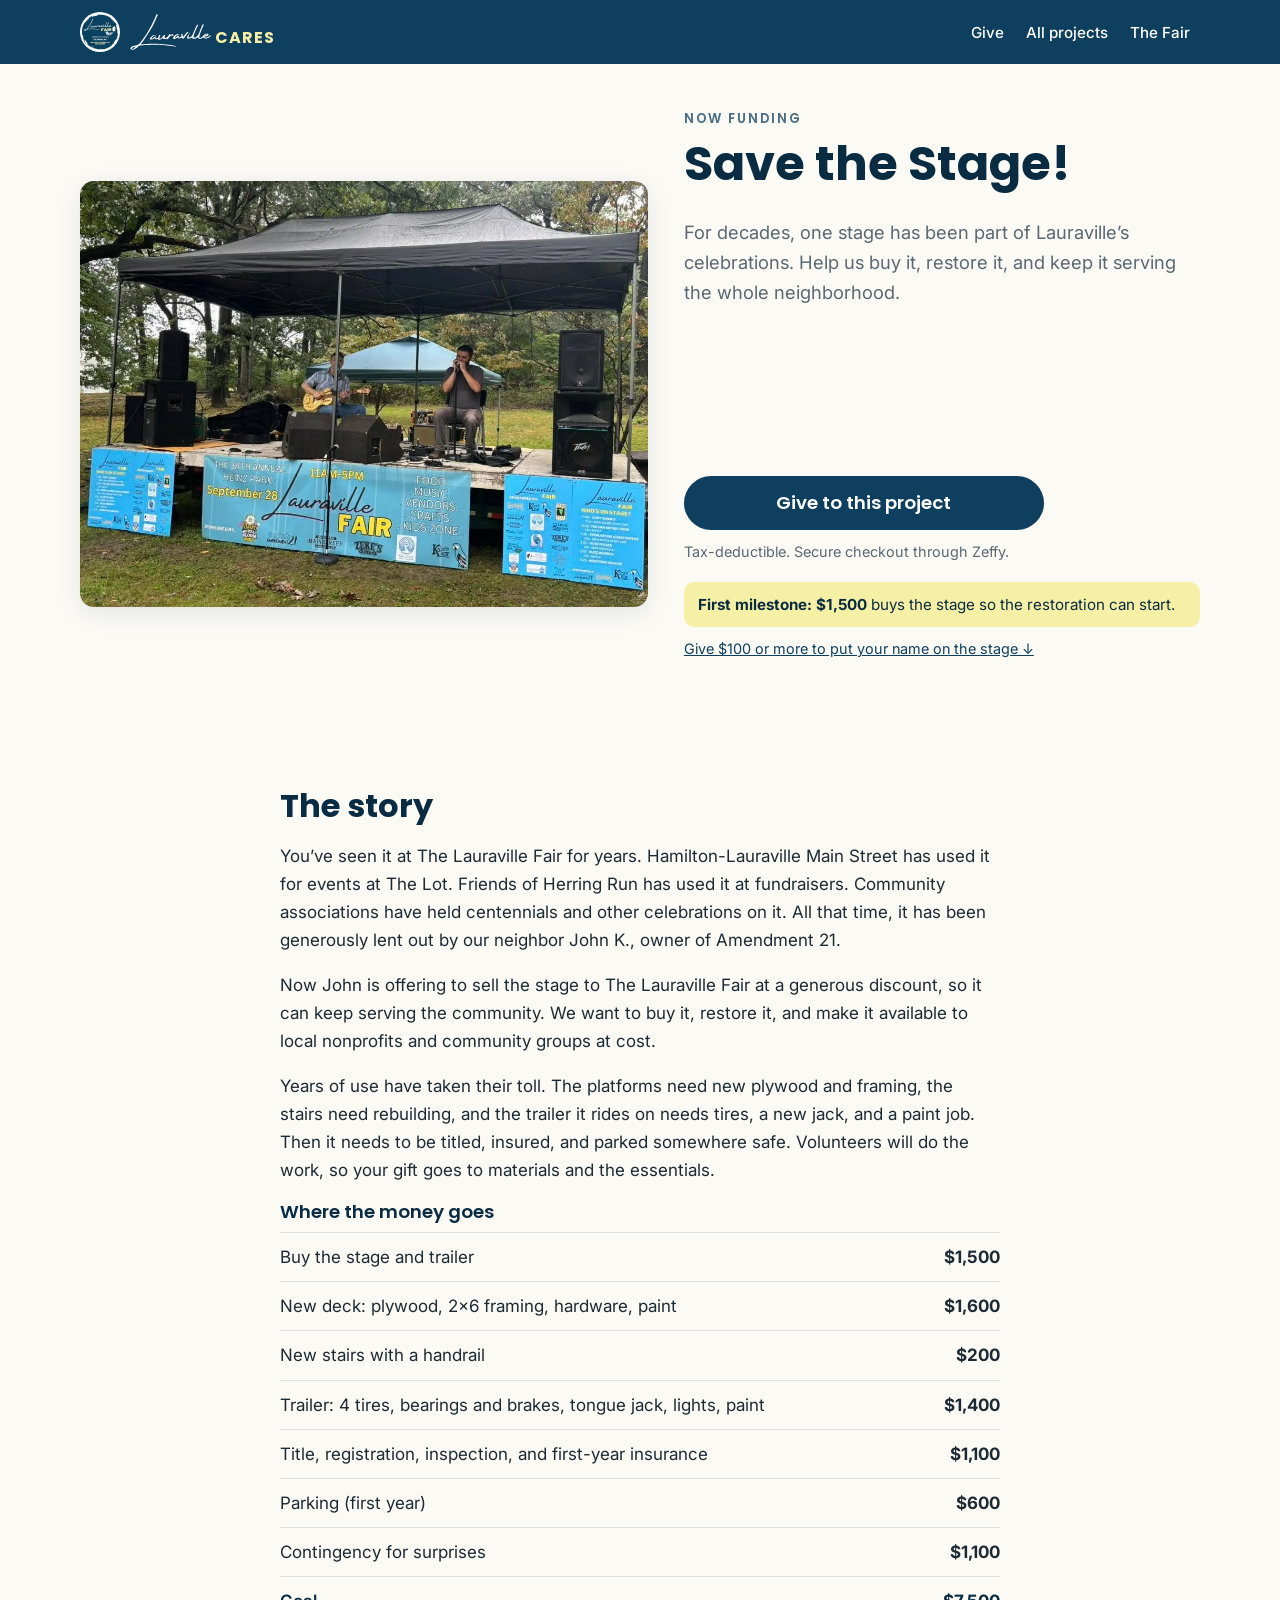
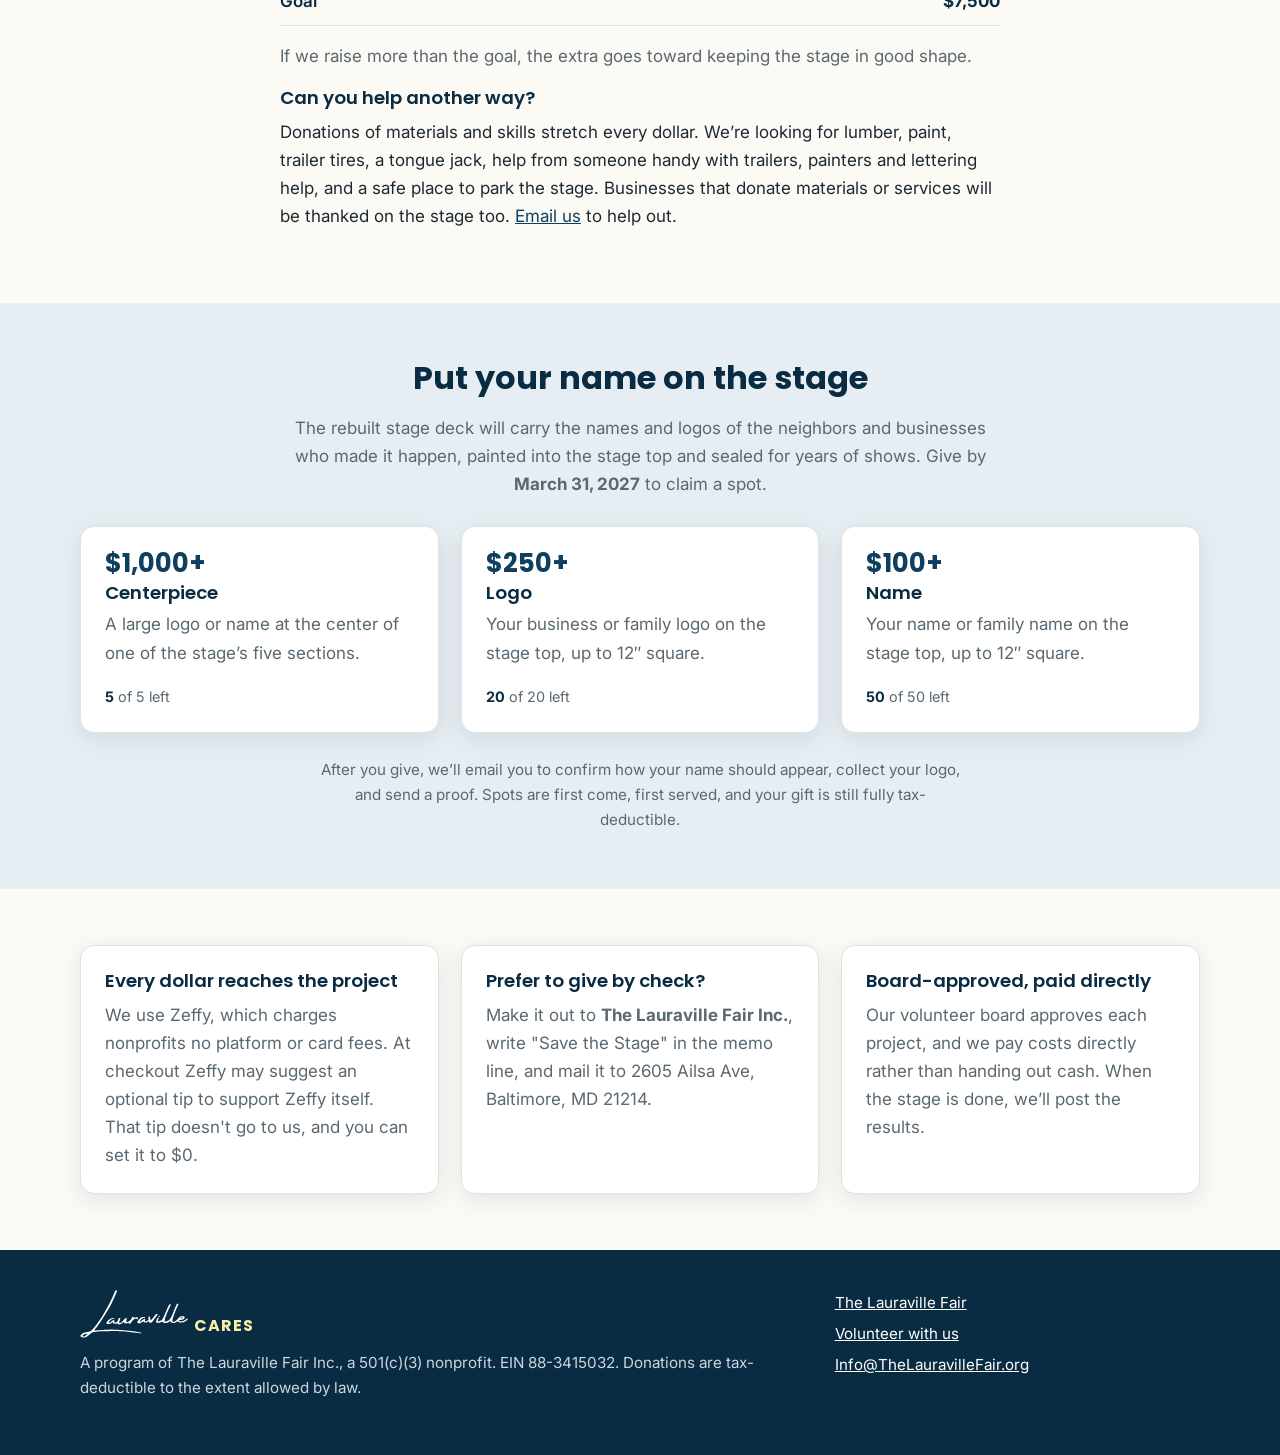
<file: index.html>
<!doctype html>
<html lang="en">
<head>
  <meta charset="utf-8">
  <meta name="viewport" content="width=device-width, initial-scale=1">
  <meta name="robots" content="noindex">
  <!--
    The site root forwards to the featured campaign (now Save the Stage!, whose
    printed cards' QR code points here). To feature another campaign, change both
    "/stage/" addresses below plus the title and link-preview tags. With nothing to
    feature, forward to "/main/".
  -->
  <title>Save the Stage! | Lauraville Cares</title>
  <link rel="canonical" href="https://lauravillecares.org/stage/">
  <meta http-equiv="refresh" content="0; url=/stage/">
  <script>location.replace('/stage/' + location.search + location.hash);</script>
  <link rel="icon" href="/assets/images/logo-lowres.webp">
  <!-- Link previews for anyone sharing the bare lauravillecares.org link -->
  <meta property="og:site_name" content="Lauraville Cares">
  <meta property="og:title" content="Save the Stage!">
  <meta property="og:description" content="Help us buy and restore the stage that has hosted Lauraville&rsquo;s fairs, fundraisers and celebrations for decades. $100+ puts your name on it.">
  <meta property="og:url" content="https://lauravillecares.org/stage/">
  <meta property="og:image" content="https://lauravillecares.org/assets/images/projects/stage-share.jpg">
  <meta name="twitter:card" content="summary_large_image">
</head>
<body>
  <p><a href="/stage/">Continue to Save the Stage!</a></p>
</body>
</html>
</file>
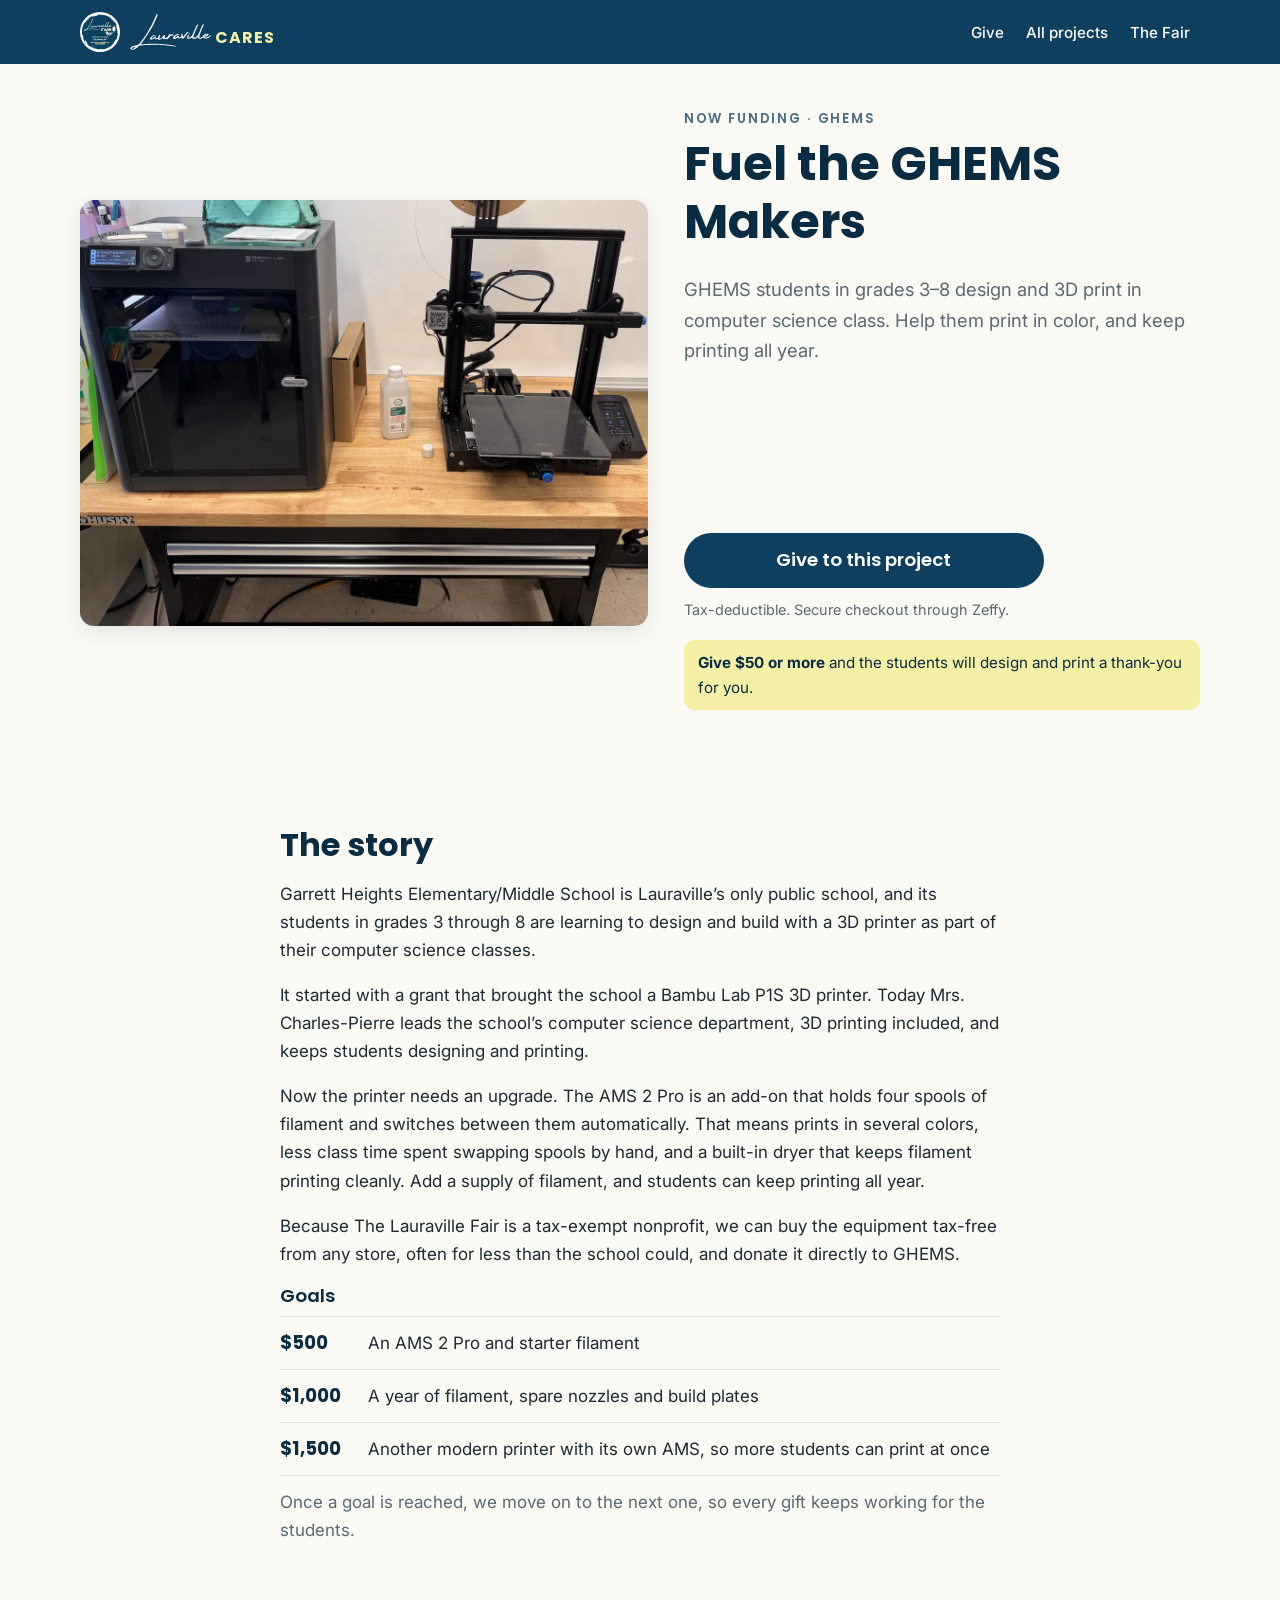
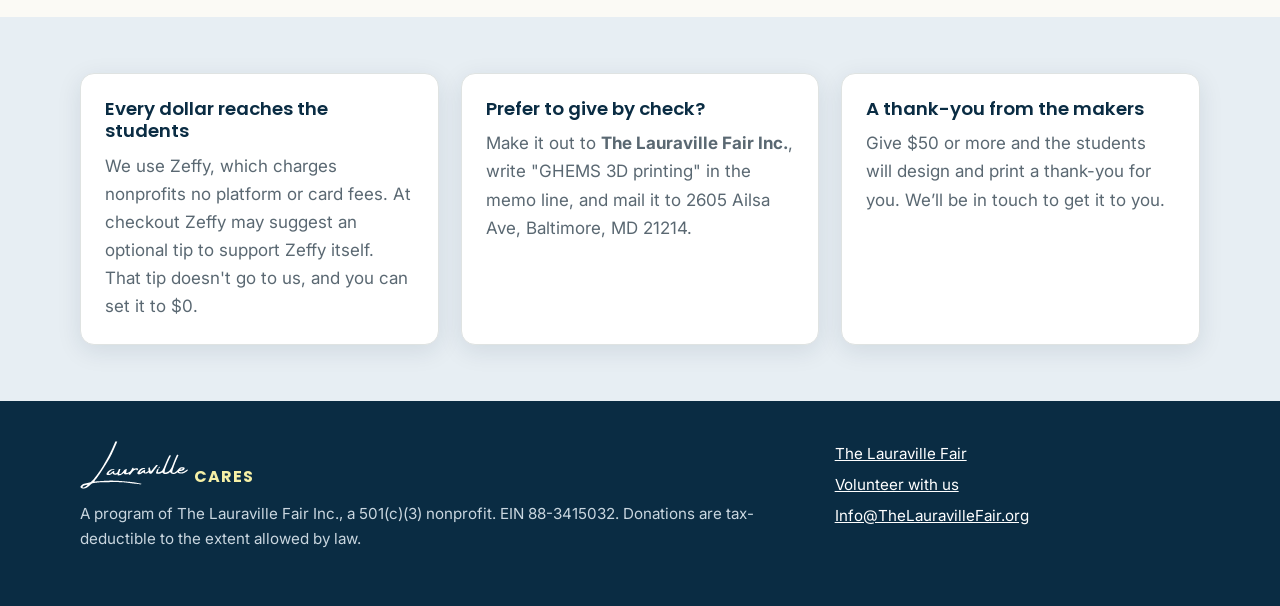
<file: 3d-printing/index.html>
<!doctype html>
<html lang="en">
<head>
  <meta charset="utf-8">
  <meta name="viewport" content="width=device-width, initial-scale=1">
  <!-- Remove this line at launch so search engines can list the page. -->
  <meta name="robots" content="noindex">
  <title>Fuel the GHEMS Makers | Lauraville Cares</title>
  <meta name="description" content="Help Lauraville Cares, by The Lauraville Fair, add multicolor 3D printing and a year of filament to computer science classes at Garrett Heights Elementary/Middle School.">
  <link rel="canonical" href="https://lauravillecares.org/3d-printing/">
  <link rel="icon" href="../assets/images/logo-lowres.webp">
  <!-- Link previews (texts, Facebook, etc.) -->
  <meta property="og:site_name" content="Lauraville Cares">
  <meta property="og:title" content="Fuel the GHEMS Makers">
  <meta property="og:description" content="Help GHEMS students in grades 3&ndash;8 print in color all year. $50+ gets you a thank-you print made by the students.">
  <meta property="og:url" content="https://lauravillecares.org/3d-printing/">
  <meta property="og:image" content="https://lauravillecares.org/assets/images/projects/ghems-3d-share.jpg">
  <meta name="twitter:card" content="summary_large_image">
  <link rel="preconnect" href="https://fonts.googleapis.com">
  <link rel="preconnect" href="https://fonts.gstatic.com" crossorigin>
  <link href="https://fonts.googleapis.com/css2?family=Inter:wght@400;500;600&family=Poppins:wght@500;600;700&display=swap" rel="stylesheet">
  <link rel="stylesheet" href="../assets/css/styles.css?v=4">
  <!-- Zeffy's popup donation form. Any link with a zeffy-form-link attribute opens it.
       If this script fails to load, the link still opens the Zeffy page in a new tab. -->
  <script defer src="https://zeffy-scripts.s3.ca-central-1.amazonaws.com/embed-form-script.min.js" onload="window.zeffyPopup = true"></script>
  <script>
    document.addEventListener('click', function (e) {
      var link = e.target.closest('a[zeffy-form-link]');
      if (link && window.zeffyPopup) e.preventDefault();
    });
  </script>
</head>
<body>
  <a class="skip-link" href="#main">Skip to content</a>

  <header class="site-header">
    <nav class="container nav" aria-label="Main">
      <a class="brand" href="/main/">
        <img src="../assets/images/logo-lowres.webp" alt="" width="40" height="40">
        <span class="brand__name"><img class="script-word" src="../assets/images/lauraville-script.svg" alt="Lauraville" width="81" height="36"><b>CARES</b></span>
      </a>
      <ul class="nav-links">
        <li><a href="#give">Give</a></li>
        <li><a href="/main/">All projects</a></li>
        <li><a href="https://www.thelauravillefair.org/">The Fair</a></li>
      </ul>
    </nav>
  </header>

  <main id="main">

    <section class="project" id="give">
      <div class="container project__grid">

        <div class="project__media">
          <!-- Swap for a photo from Mrs. Charles-Pierre when she shares one (no student faces or names). -->
          <img src="../assets/images/projects/ghems-3d.webp" alt="The GHEMS Bambu Lab P1S 3D printer and a second 3D printer on a classroom workbench" width="1200" height="900">
        </div>

        <div class="project__body">
          <span class="eyebrow">Now funding &middot; GHEMS</span>
          <h1>Fuel the GHEMS Makers</h1>
          <p class="lede">GHEMS students in grades 3&ndash;8 design and 3D print in computer science class. Help them print in color, and keep printing all year.</p>

          <!-- PROGRESS: Zeffy's thermometer updates itself after every donation. -->
          <div class="thermometer">
            <iframe title="Fuel the GHEMS Makers fundraising progress" src="https://www.zeffy.com/embed/thermometer/fuel-the-ghems-makers" allowtransparency="true"></iframe>
          </div>

          <a class="btn btn--navy btn--big" href="https://www.zeffy.com/en-US/donation-form/fuel-the-ghems-makers" zeffy-form-link="https://www.zeffy.com/embed/donation-form/fuel-the-ghems-makers?modal=true" target="_blank" rel="noopener">Give to this project</a>
          <p class="fine">Tax-deductible. Secure checkout through Zeffy.</p>
          <p class="milestone"><b>Give $50 or more</b> and the students will design and print a thank-you for you.</p>
        </div>

      </div>
    </section>

    <section class="section">
      <div class="container narrow">
        <h2>The story</h2>
        <p>Garrett Heights Elementary/Middle School is Lauraville&rsquo;s only public school, and its students in grades 3 through 8 are learning to design and build with a 3D printer as part of their computer science classes.</p>
        <p>It started with a grant that brought the school a Bambu Lab P1S 3D printer. Today Mrs. Charles-Pierre leads the school&rsquo;s computer science department, 3D printing included, and keeps students designing and printing.</p>
        <p>Now the printer needs an upgrade. The AMS 2 Pro is an add-on that holds four spools of filament and switches between them automatically. That means prints in several colors, less class time spent swapping spools by hand, and a built-in dryer that keeps filament printing cleanly. Add a supply of filament, and students can keep printing all year.</p>
        <p>Because The Lauraville Fair is a tax-exempt nonprofit, we can buy the equipment tax-free from any store, often for less than the school could, and donate it directly to GHEMS.</p>

        <h3>Goals</h3>
        <!-- Add class="goal--funded" to an <li> when that goal is reached,
             and raise the goal in Zeffy to the next one. -->
        <ul class="goals">
          <li><b>$500</b><span>An AMS 2 Pro and starter filament</span></li>
          <li><b>$1,000</b><span>A year of filament, spare nozzles and build plates</span></li>
          <li><b>$1,500</b><span>Another modern printer with its own AMS, so more students can print at once</span></li>
        </ul>
        <p class="muted">Once a goal is reached, we move on to the next one, so every gift keeps working for the students.</p>
      </div>
    </section>

    <section class="section section--tint">
      <div class="container">
        <div class="grid grid--3">
          <div class="card">
            <h3>Every dollar reaches the students</h3>
            <p>We use Zeffy, which charges nonprofits no platform or card fees. At checkout Zeffy may suggest an optional tip to support Zeffy itself. That tip doesn't go to us, and you can set it to $0.</p>
          </div>
          <div class="card">
            <h3>Prefer to give by check?</h3>
            <p>Make it out to <b>The Lauraville Fair Inc.</b>, write "GHEMS 3D printing" in the memo line, and mail it to 2605 Ailsa Ave, Baltimore, MD 21214.</p>
          </div>
          <div class="card">
            <h3>A thank-you from the makers</h3>
            <p>Give $50 or more and the students will design and print a thank-you for you. We&rsquo;ll be in touch to get it to you.</p>
          </div>
        </div>
      </div>
    </section>

  </main>

  <footer class="site-footer">
    <div class="container footer">
      <div>
        <div class="footer-brand"><img class="script-word" src="../assets/images/lauraville-script.svg" alt="Lauraville" width="108" height="48"><b>CARES</b></div>
        <p>A program of The Lauraville Fair Inc., a 501(c)(3) nonprofit. EIN 88-3415032. Donations are tax-deductible to the extent allowed by law.</p>
      </div>
      <ul>
        <li><a href="https://www.thelauravillefair.org/">The Lauraville Fair</a></li>
        <li><a href="https://www.thelauravillefair.org/get-involved.html">Volunteer with us</a></li>
        <li><a href="mailto:Info@TheLauravilleFair.org">Info@TheLauravilleFair.org</a></li>
      </ul>
    </div>
  </footer>

  <!-- Cloudflare Web Analytics (no cookies) -->
  <script type="module" src="https://static.cloudflareinsights.com/beacon.min.js" data-cf-beacon='{"token": "3a47c4539e944c7ab1bf248b45f4e7bf"}'></script>
</body>
</html>
</file>
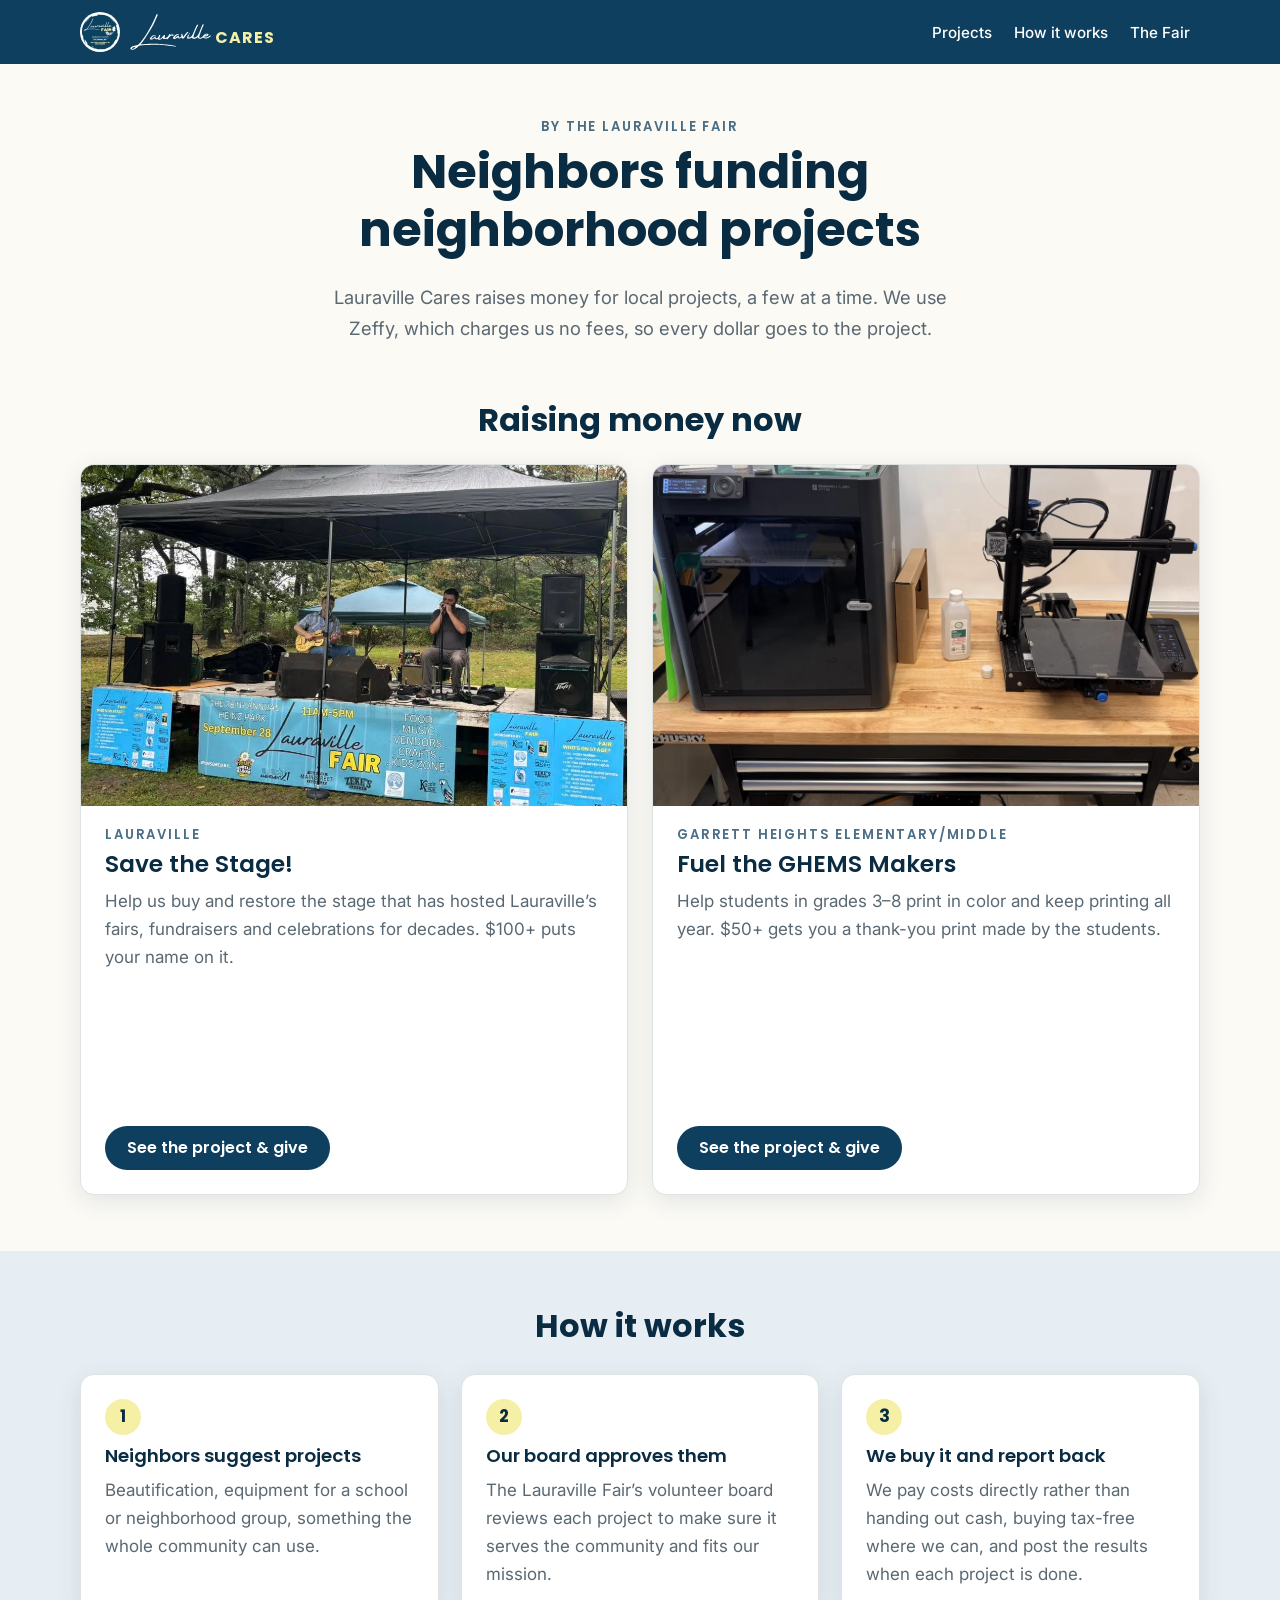
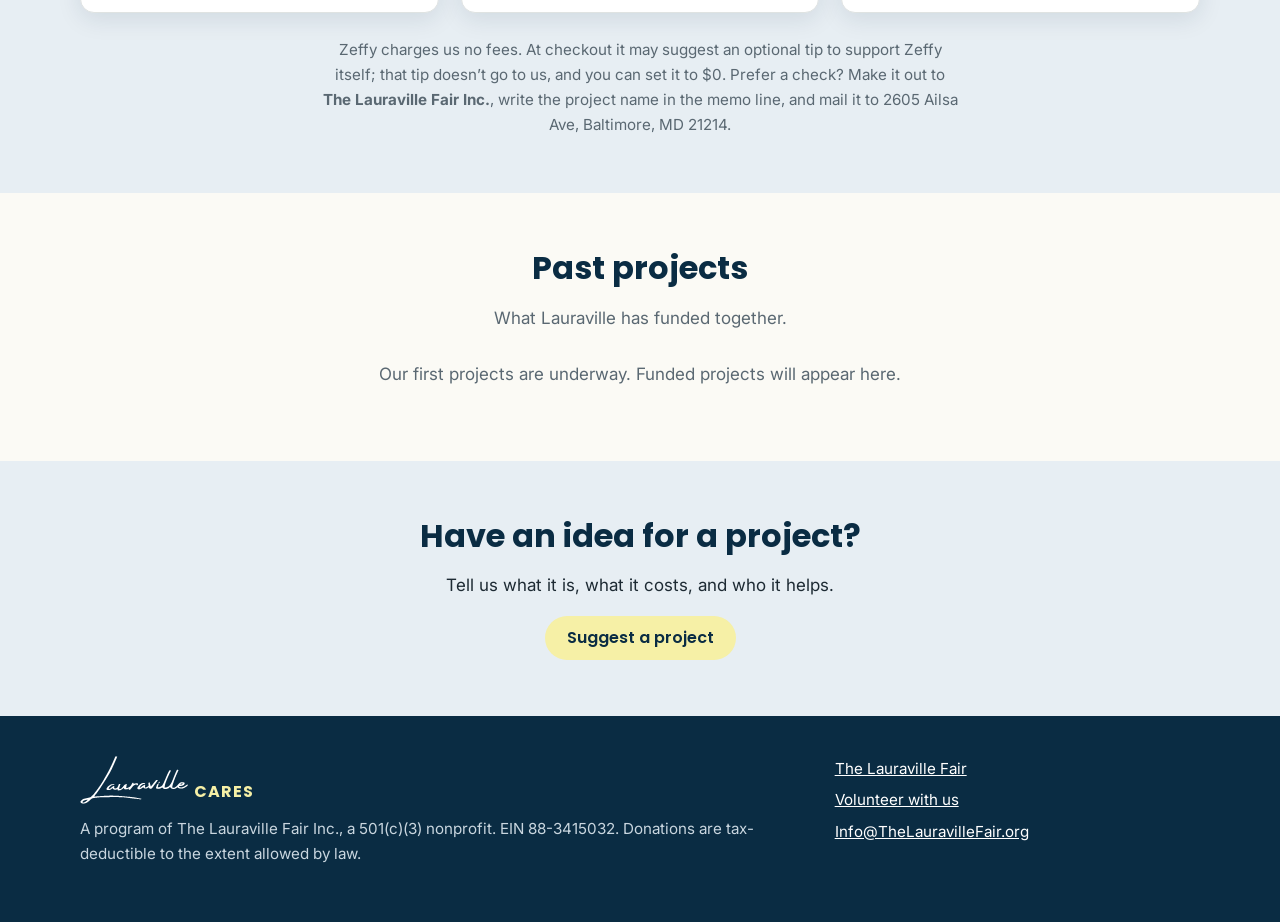
<file: main/index.html>
<!doctype html>
<html lang="en">
<head>
  <meta charset="utf-8">
  <meta name="viewport" content="width=device-width, initial-scale=1">
  <!-- Remove this line at launch so search engines can list the site.
       This is the home page. It lives at /main/ while printed Save the Stage! cards
       (QR code to the site root) are still out; later it moves to the root. -->
  <meta name="robots" content="noindex">
  <title>Lauraville Cares | Neighbors funding neighborhood projects</title>
  <meta name="description" content="Lauraville Cares, by The Lauraville Fair, raises money for neighborhood projects in Lauraville, Baltimore. No platform fees, so every dollar goes to the project.">
  <link rel="canonical" href="https://lauravillecares.org/main/">
  <link rel="icon" href="/assets/images/logo-lowres.webp">
  <!-- Link previews (texts, Facebook, etc.) -->
  <meta property="og:site_name" content="Lauraville Cares">
  <meta property="og:title" content="Lauraville Cares">
  <meta property="og:description" content="Neighbors funding neighborhood projects, by The Lauraville Fair. See what we're raising money for now.">
  <meta property="og:url" content="https://lauravillecares.org/main/">
  <meta property="og:image" content="https://lauravillecares.org/assets/images/projects/stage-share.jpg">
  <meta name="twitter:card" content="summary_large_image">
  <link rel="preconnect" href="https://fonts.googleapis.com">
  <link rel="preconnect" href="https://fonts.gstatic.com" crossorigin>
  <link href="https://fonts.googleapis.com/css2?family=Inter:wght@400;500;600&family=Poppins:wght@500;600;700&display=swap" rel="stylesheet">
  <link rel="stylesheet" href="/assets/css/styles.css?v=5">
</head>
<body>
  <a class="skip-link" href="#main">Skip to content</a>

  <header class="site-header">
    <nav class="container nav" aria-label="Main">
      <a class="brand" href="/main/">
        <img src="/assets/images/logo-lowres.webp" alt="" width="40" height="40">
        <span class="brand__name"><img class="script-word" src="/assets/images/lauraville-script.svg" alt="Lauraville" width="81" height="36"><b>CARES</b></span>
      </a>
      <ul class="nav-links">
        <li><a href="#projects">Projects</a></li>
        <li><a href="#how">How it works</a></li>
        <li><a href="https://www.thelauravillefair.org/">The Fair</a></li>
      </ul>
    </nav>
  </header>

  <main id="main">

    <section class="intro">
      <div class="container narrow center">
        <span class="eyebrow">By The Lauraville Fair</span>
        <h1>Neighbors funding neighborhood projects</h1>
        <p class="lede">Lauraville Cares raises money for local projects, a few at a time. We use Zeffy, which charges us no fees, so every dollar goes to the project.</p>
      </div>
    </section>

    <!-- =====================================================================
         ACTIVE PROJECTS
         One <article class="campaign"> per live campaign (2–3 at a time).
         When a campaign ends, move it to PAST PROJECTS below.
         ===================================================================== -->
    <section class="section section--flush" id="projects">
      <div class="container">
        <h2 class="center">Raising money now</h2>
        <div class="campaigns">

          <article class="campaign">
            <a href="/stage/" tabindex="-1" aria-hidden="true"><img src="/assets/images/projects/stage.webp" alt="" width="1080" height="810"></a>
            <div class="campaign__body">
              <span class="eyebrow">Lauraville</span>
              <h3><a href="/stage/">Save the Stage!</a></h3>
              <p>Help us buy and restore the stage that has hosted Lauraville&rsquo;s fairs, fundraisers and celebrations for decades. $100+ puts your name on it.</p>
              <div class="thermometer">
                <iframe title="Save the Stage! fundraising progress" src="https://www.zeffy.com/embed/thermometer/save-the-stage-2" allowtransparency="true" loading="lazy"></iframe>
              </div>
              <a class="btn btn--navy" href="/stage/">See the project &amp; give</a>
            </div>
          </article>

          <article class="campaign">
            <a href="/3d-printing/" tabindex="-1" aria-hidden="true"><img src="/assets/images/projects/ghems-3d.webp" alt="" width="1200" height="900"></a>
            <div class="campaign__body">
              <span class="eyebrow">Garrett Heights Elementary/Middle</span>
              <h3><a href="/3d-printing/">Fuel the GHEMS Makers</a></h3>
              <p>Help students in grades 3&ndash;8 print in color and keep printing all year. $50+ gets you a thank-you print made by the students.</p>
              <div class="thermometer">
                <iframe title="Fuel the GHEMS Makers fundraising progress" src="https://www.zeffy.com/embed/thermometer/fuel-the-ghems-makers" allowtransparency="true" loading="lazy"></iframe>
              </div>
              <a class="btn btn--navy" href="/3d-printing/">See the project &amp; give</a>
            </div>
          </article>

        </div>
      </div>
    </section>

    <section class="section section--tint" id="how">
      <div class="container">
        <div class="section__head">
          <h2>How it works</h2>
        </div>
        <ol class="grid grid--3 steps">
          <li class="card">
            <span class="step__num">1</span>
            <h3>Neighbors suggest projects</h3>
            <p>Beautification, equipment for a school or neighborhood group, something the whole community can use.</p>
          </li>
          <li class="card">
            <span class="step__num">2</span>
            <h3>Our board approves them</h3>
            <p>The Lauraville Fair&rsquo;s volunteer board reviews each project to make sure it serves the community and fits our mission.</p>
          </li>
          <li class="card">
            <span class="step__num">3</span>
            <h3>We buy it and report back</h3>
            <p>We pay costs directly rather than handing out cash, buying tax-free where we can, and post the results when each project is done.</p>
          </li>
        </ol>
        <p class="note">Zeffy charges us no fees. At checkout it may suggest an optional tip to support Zeffy itself; that tip doesn&rsquo;t go to us, and you can set it to $0. Prefer a check? Make it out to <b>The Lauraville Fair Inc.</b>, write the project name in the memo line, and mail it to 2605 Ailsa Ave, Baltimore, MD 21214.</p>
      </div>
    </section>

    <!-- =====================================================================
         PAST PROJECTS
         Newest first. Copy the card template, fill it in, and delete the "empty" note.
         ===================================================================== -->
    <section class="section" id="past">
      <div class="container">
        <div class="section__head">
          <h2>Past projects</h2>
          <p>What Lauraville has funded together.</p>
        </div>

        <p class="empty">Our first projects are underway. Funded projects will appear here.</p>

        <div class="grid grid--3">
          <!-- CARD TEMPLATE
          <article class="card past">
            <img src="/assets/images/projects/example.webp" alt="" width="800" height="600">
            <span class="past__badge">Funded · $4,200 from 63 neighbors</span>
            <h3>Project name</h3>
            <p>One or two sentences about what was bought and how it's being used now.</p>
          </article>
          -->
        </div>
      </div>
    </section>

    <section class="section section--tint">
      <div class="container narrow center">
        <h2>Have an idea for a project?</h2>
        <p>Tell us what it is, what it costs, and who it helps.</p>
        <a class="btn btn--butter" href="mailto:Info@TheLauravilleFair.org?subject=Lauraville%20Cares%20project%20idea">Suggest a project</a>
      </div>
    </section>

  </main>

  <footer class="site-footer">
    <div class="container footer">
      <div>
        <div class="footer-brand"><img class="script-word" src="/assets/images/lauraville-script.svg" alt="Lauraville" width="108" height="48"><b>CARES</b></div>
        <p>A program of The Lauraville Fair Inc., a 501(c)(3) nonprofit. EIN 88-3415032. Donations are tax-deductible to the extent allowed by law.</p>
      </div>
      <ul>
        <li><a href="https://www.thelauravillefair.org/">The Lauraville Fair</a></li>
        <li><a href="https://www.thelauravillefair.org/get-involved.html">Volunteer with us</a></li>
        <li><a href="mailto:Info@TheLauravilleFair.org">Info@TheLauravilleFair.org</a></li>
      </ul>
    </div>
  </footer>

  <!-- Cloudflare Web Analytics (no cookies) -->
  <script type="module" src="https://static.cloudflareinsights.com/beacon.min.js" data-cf-beacon='{"token": "3a47c4539e944c7ab1bf248b45f4e7bf"}'></script>
</body>
</html>
</file>
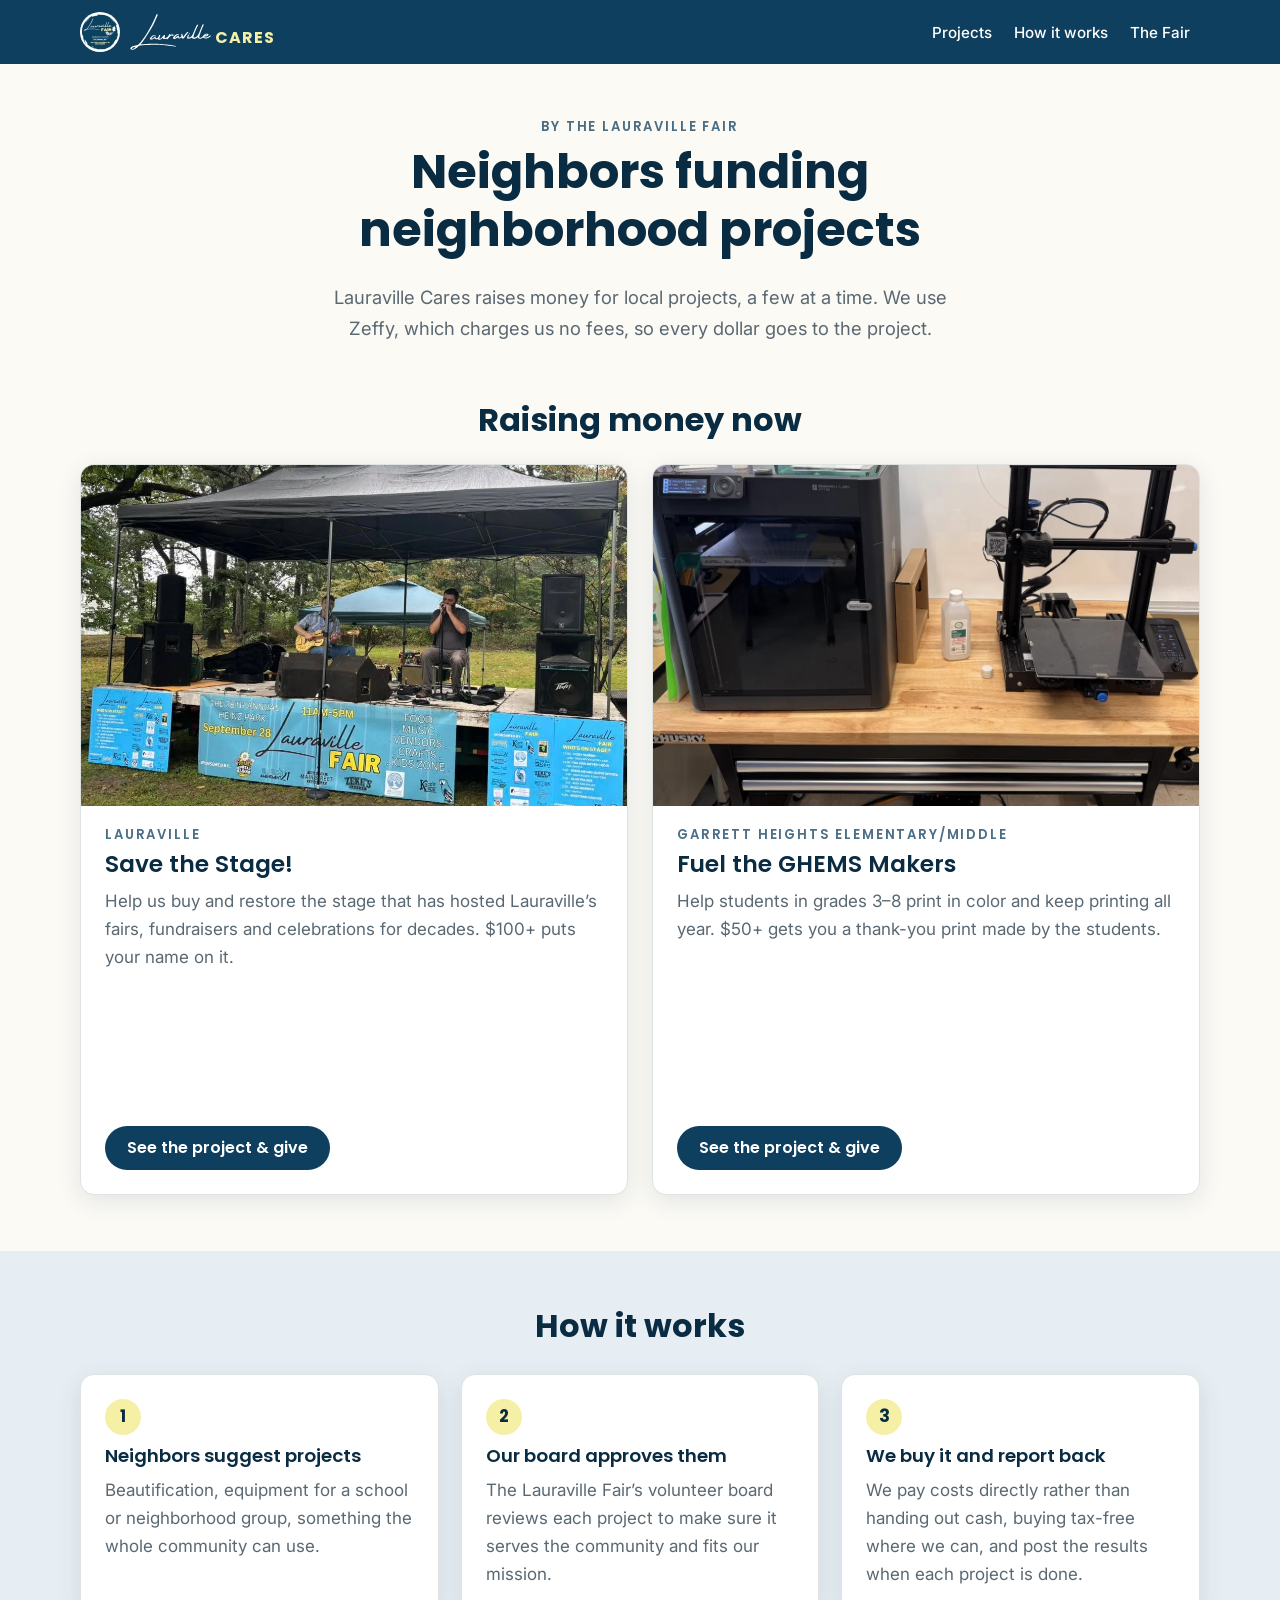
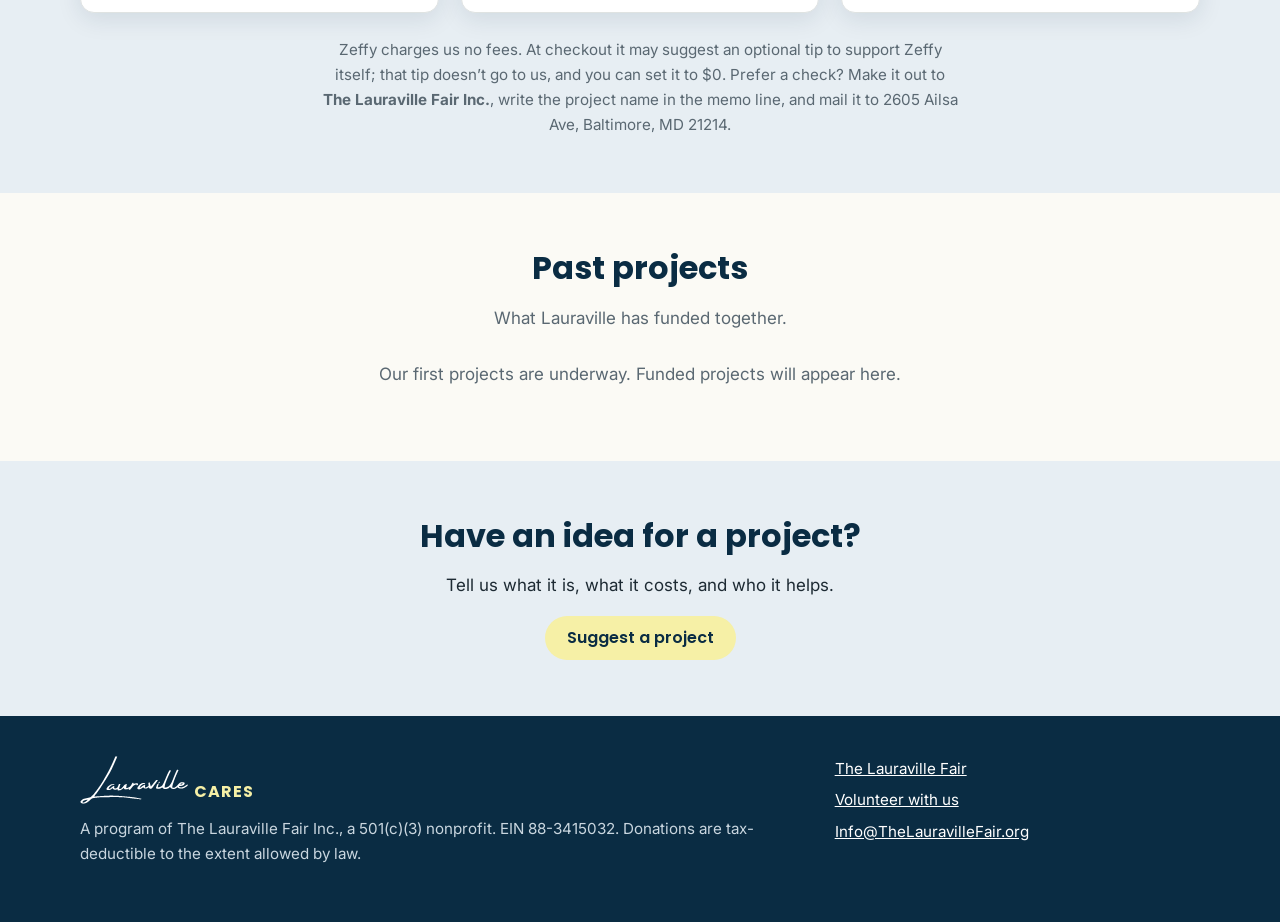
<file: preview/index.html>
<!doctype html>
<html lang="en">
<head>
  <meta charset="utf-8">
  <meta name="viewport" content="width=device-width, initial-scale=1">
  <!-- Remove this line at launch so search engines can list the site. -->
  <meta name="robots" content="noindex">
  <title>Lauraville Cares | Neighbors funding neighborhood projects</title>
  <meta name="description" content="Lauraville Cares, by The Lauraville Fair, raises money for neighborhood projects in Lauraville, Baltimore. No platform fees, so every dollar goes to the project.">
  <link rel="canonical" href="https://lauravillecares.org/">
  <link rel="icon" href="/assets/images/logo-lowres.webp">
  <!-- Link previews (texts, Facebook, etc.) -->
  <meta property="og:site_name" content="Lauraville Cares">
  <meta property="og:title" content="Lauraville Cares">
  <meta property="og:description" content="Neighbors funding neighborhood projects, by The Lauraville Fair. See what we're raising money for now.">
  <meta property="og:url" content="https://lauravillecares.org/">
  <meta property="og:image" content="https://lauravillecares.org/assets/images/projects/stage-share.jpg">
  <meta name="twitter:card" content="summary_large_image">
  <link rel="preconnect" href="https://fonts.googleapis.com">
  <link rel="preconnect" href="https://fonts.gstatic.com" crossorigin>
  <link href="https://fonts.googleapis.com/css2?family=Inter:wght@400;500;600&family=Poppins:wght@500;600;700&display=swap" rel="stylesheet">
  <link rel="stylesheet" href="/assets/css/styles.css?v=5">
</head>
<body>
  <a class="skip-link" href="#main">Skip to content</a>

  <header class="site-header">
    <nav class="container nav" aria-label="Main">
      <a class="brand" href="/">
        <img src="/assets/images/logo-lowres.webp" alt="" width="40" height="40">
        <span class="brand__name"><img class="script-word" src="/assets/images/lauraville-script.svg" alt="Lauraville" width="81" height="36"><b>CARES</b></span>
      </a>
      <ul class="nav-links">
        <li><a href="#projects">Projects</a></li>
        <li><a href="#how">How it works</a></li>
        <li><a href="https://www.thelauravillefair.org/">The Fair</a></li>
      </ul>
    </nav>
  </header>

  <main id="main">

    <section class="intro">
      <div class="container narrow center">
        <span class="eyebrow">By The Lauraville Fair</span>
        <h1>Neighbors funding neighborhood projects</h1>
        <p class="lede">Lauraville Cares raises money for local projects, a few at a time. We use Zeffy, which charges us no fees, so every dollar goes to the project.</p>
      </div>
    </section>

    <!-- =====================================================================
         ACTIVE PROJECTS
         One <article class="campaign"> per live campaign (2–3 at a time).
         When a campaign ends, move it to PAST PROJECTS below.
         ===================================================================== -->
    <section class="section section--flush" id="projects">
      <div class="container">
        <h2 class="center">Raising money now</h2>
        <div class="campaigns">

          <article class="campaign">
            <a href="/stage/" tabindex="-1" aria-hidden="true"><img src="/assets/images/projects/stage.webp" alt="" width="1080" height="810"></a>
            <div class="campaign__body">
              <span class="eyebrow">Lauraville</span>
              <h3><a href="/stage/">Save the Stage!</a></h3>
              <p>Help us buy and restore the stage that has hosted Lauraville&rsquo;s fairs, fundraisers and celebrations for decades. $100+ puts your name on it.</p>
              <div class="thermometer">
                <iframe title="Save the Stage! fundraising progress" src="https://www.zeffy.com/embed/thermometer/save-the-stage-2" allowtransparency="true" loading="lazy"></iframe>
              </div>
              <a class="btn btn--navy" href="/stage/">See the project &amp; give</a>
            </div>
          </article>

          <article class="campaign">
            <a href="/3d-printing/" tabindex="-1" aria-hidden="true"><img src="/assets/images/projects/ghems-3d.webp" alt="" width="1200" height="900"></a>
            <div class="campaign__body">
              <span class="eyebrow">Garrett Heights Elementary/Middle</span>
              <h3><a href="/3d-printing/">Fuel the GHEMS Makers</a></h3>
              <p>Help students in grades 3&ndash;8 print in color and keep printing all year. $50+ gets you a thank-you print made by the students.</p>
              <div class="thermometer">
                <iframe title="Fuel the GHEMS Makers fundraising progress" src="https://www.zeffy.com/embed/thermometer/fuel-the-ghems-makers" allowtransparency="true" loading="lazy"></iframe>
              </div>
              <a class="btn btn--navy" href="/3d-printing/">See the project &amp; give</a>
            </div>
          </article>

        </div>
      </div>
    </section>

    <section class="section section--tint" id="how">
      <div class="container">
        <div class="section__head">
          <h2>How it works</h2>
        </div>
        <ol class="grid grid--3 steps">
          <li class="card">
            <span class="step__num">1</span>
            <h3>Neighbors suggest projects</h3>
            <p>Beautification, equipment for a school or neighborhood group, something the whole community can use.</p>
          </li>
          <li class="card">
            <span class="step__num">2</span>
            <h3>Our board approves them</h3>
            <p>The Lauraville Fair&rsquo;s volunteer board reviews each project to make sure it serves the community and fits our mission.</p>
          </li>
          <li class="card">
            <span class="step__num">3</span>
            <h3>We buy it and report back</h3>
            <p>We pay costs directly rather than handing out cash, buying tax-free where we can, and post the results when each project is done.</p>
          </li>
        </ol>
        <p class="note">Zeffy charges us no fees. At checkout it may suggest an optional tip to support Zeffy itself; that tip doesn&rsquo;t go to us, and you can set it to $0. Prefer a check? Make it out to <b>The Lauraville Fair Inc.</b>, write the project name in the memo line, and mail it to 2605 Ailsa Ave, Baltimore, MD 21214.</p>
      </div>
    </section>

    <!-- =====================================================================
         PAST PROJECTS
         Newest first. Copy the card template, fill it in, and delete the "empty" note.
         ===================================================================== -->
    <section class="section" id="past">
      <div class="container">
        <div class="section__head">
          <h2>Past projects</h2>
          <p>What Lauraville has funded together.</p>
        </div>

        <p class="empty">Our first projects are underway. Funded projects will appear here.</p>

        <div class="grid grid--3">
          <!-- CARD TEMPLATE
          <article class="card past">
            <img src="/assets/images/projects/example.webp" alt="" width="800" height="600">
            <span class="past__badge">Funded · $4,200 from 63 neighbors</span>
            <h3>Project name</h3>
            <p>One or two sentences about what was bought and how it's being used now.</p>
          </article>
          -->
        </div>
      </div>
    </section>

    <section class="section section--tint">
      <div class="container narrow center">
        <h2>Have an idea for a project?</h2>
        <p>Tell us what it is, what it costs, and who it helps.</p>
        <a class="btn btn--butter" href="mailto:Info@TheLauravilleFair.org?subject=Lauraville%20Cares%20project%20idea">Suggest a project</a>
      </div>
    </section>

  </main>

  <footer class="site-footer">
    <div class="container footer">
      <div>
        <div class="footer-brand"><img class="script-word" src="/assets/images/lauraville-script.svg" alt="Lauraville" width="108" height="48"><b>CARES</b></div>
        <p>A program of The Lauraville Fair Inc., a 501(c)(3) nonprofit. EIN 88-3415032. Donations are tax-deductible to the extent allowed by law.</p>
      </div>
      <ul>
        <li><a href="https://www.thelauravillefair.org/">The Lauraville Fair</a></li>
        <li><a href="https://www.thelauravillefair.org/get-involved.html">Volunteer with us</a></li>
        <li><a href="mailto:Info@TheLauravilleFair.org">Info@TheLauravilleFair.org</a></li>
      </ul>
    </div>
  </footer>

  <!-- Cloudflare Web Analytics (no cookies) -->
  <script type="module" src="https://static.cloudflareinsights.com/beacon.min.js" data-cf-beacon='{"token": "3a47c4539e944c7ab1bf248b45f4e7bf"}'></script>
</body>
</html>
</file>
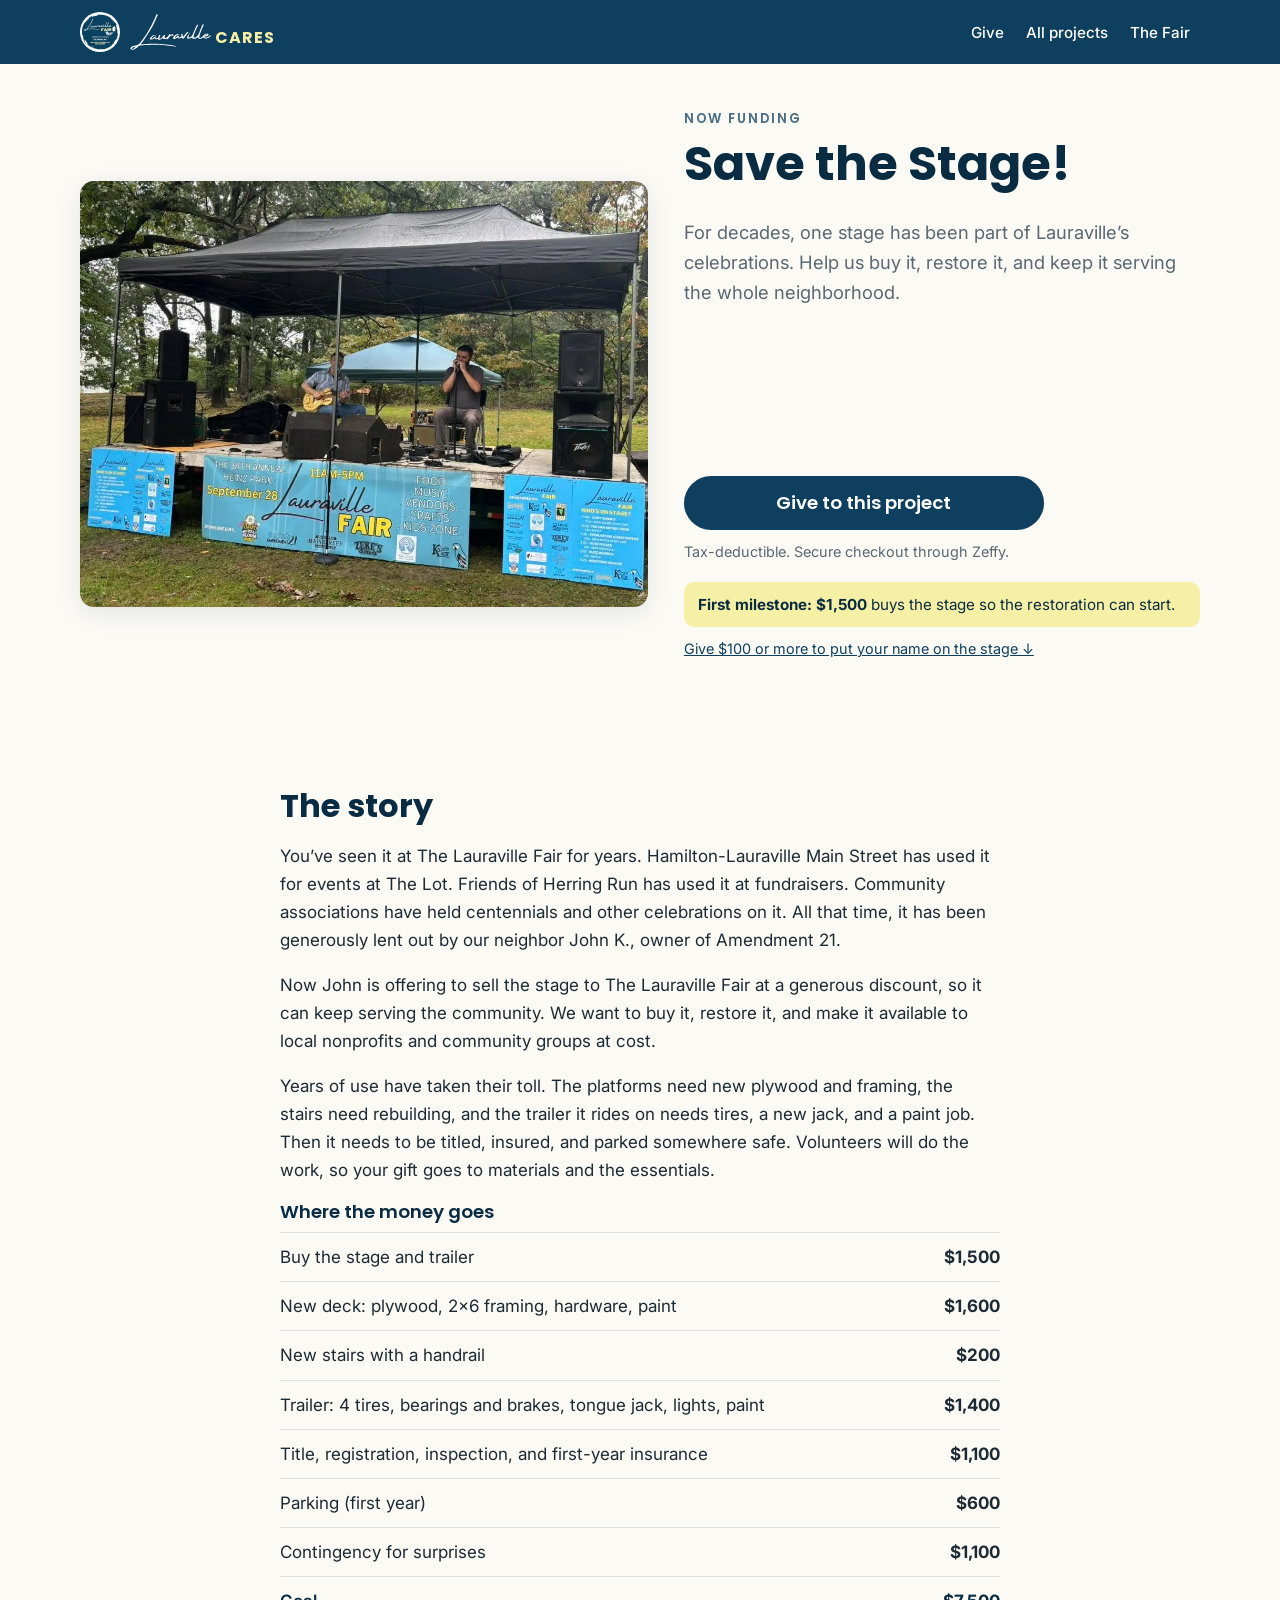
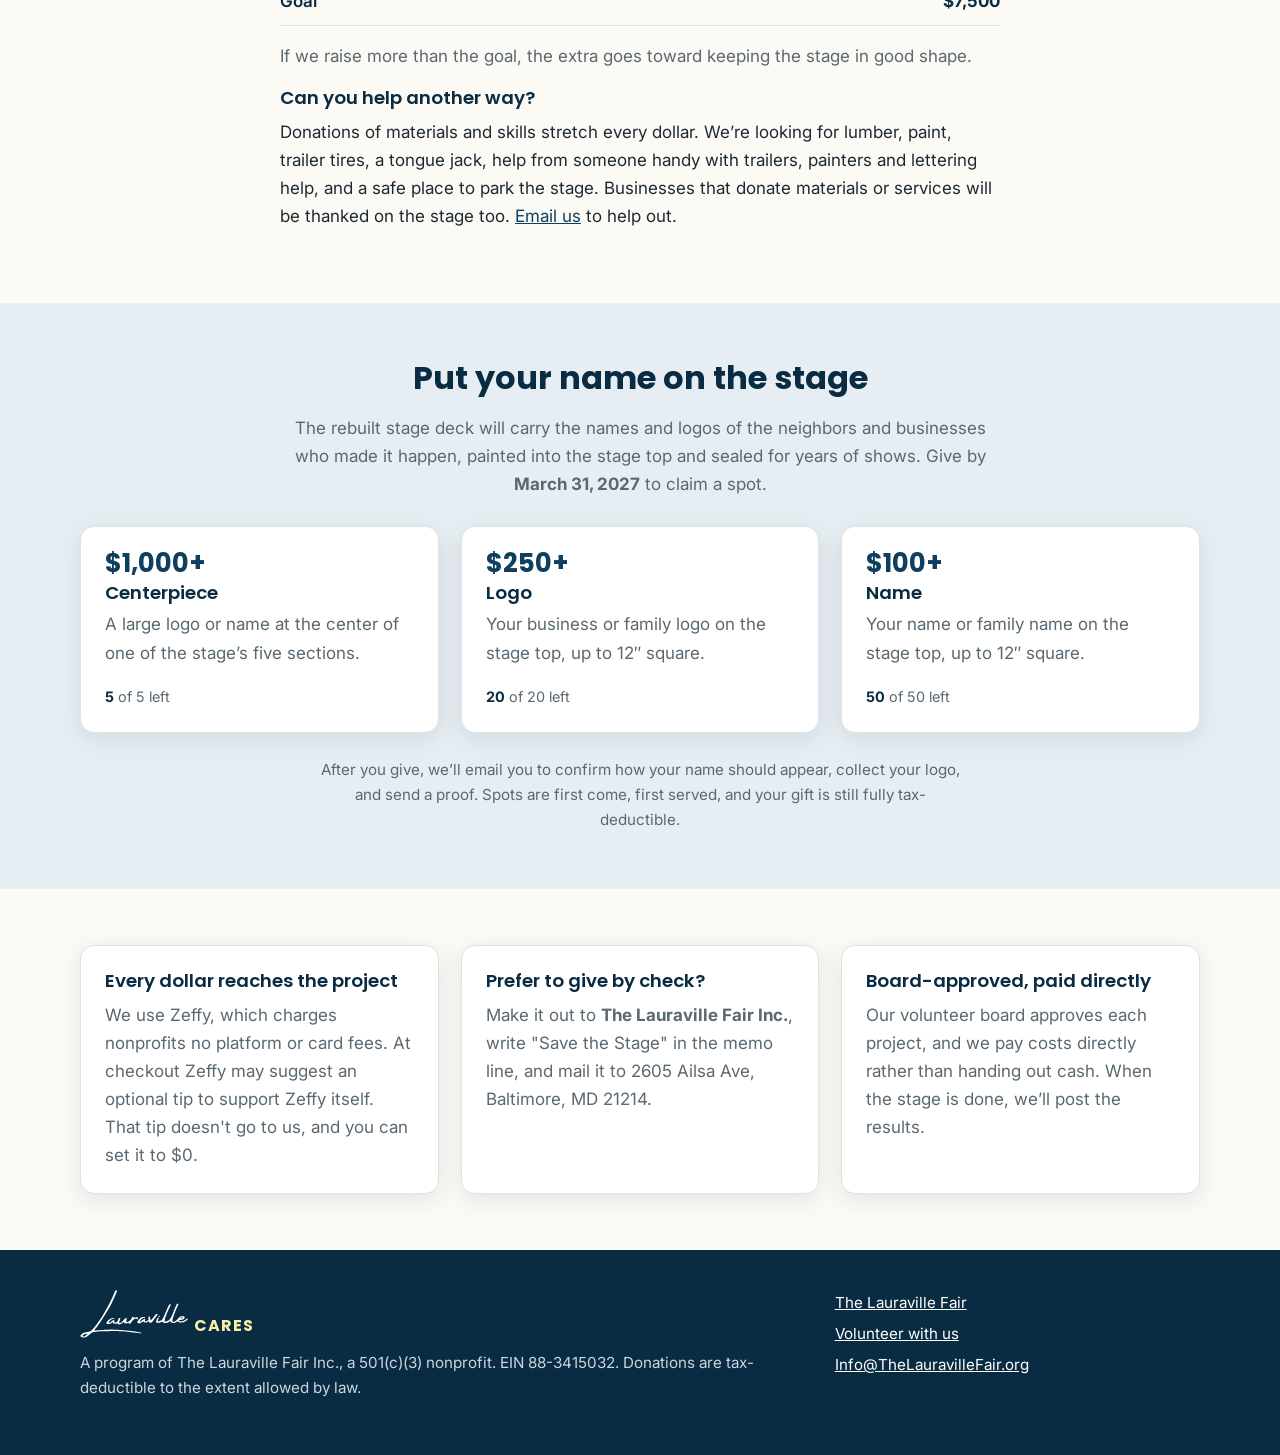
<file: stage/index.html>
<!doctype html>
<html lang="en">
<head>
  <meta charset="utf-8">
  <meta name="viewport" content="width=device-width, initial-scale=1">
  <!-- Remove this line at launch so search engines can list the site. -->
  <meta name="robots" content="noindex">
  <title>Save the Stage! | Lauraville Cares</title>
  <meta name="description" content="Save the Stage! Help Lauraville Cares, by The Lauraville Fair, buy and restore the community stage. Every dollar goes to the project.">
  <link rel="canonical" href="https://lauravillecares.org/stage/">
  <link rel="icon" href="/assets/images/logo-lowres.webp">
  <!-- Link previews (texts, Facebook, etc.). Update the title, description and image for each new project. -->
  <meta property="og:site_name" content="Lauraville Cares">
  <meta property="og:title" content="Save the Stage!">
  <meta property="og:description" content="Help us buy and restore the stage that has hosted Lauraville&rsquo;s fairs, fundraisers and celebrations for decades. $100+ puts your name on it.">
  <meta name="twitter:card" content="summary_large_image">
  <meta property="og:url" content="https://lauravillecares.org/stage/">
  <meta property="og:image" content="https://lauravillecares.org/assets/images/projects/stage-share.jpg">
  <link rel="preconnect" href="https://fonts.googleapis.com">
  <link rel="preconnect" href="https://fonts.gstatic.com" crossorigin>
  <link href="https://fonts.googleapis.com/css2?family=Inter:wght@400;500;600&family=Poppins:wght@500;600;700&display=swap" rel="stylesheet">
  <link rel="stylesheet" href="/assets/css/styles.css?v=4">
  <!-- Zeffy's popup donation form. Any link with a zeffy-form-link attribute opens it.
       If this script fails to load, the link still opens the Zeffy page in a new tab. -->
  <script defer src="https://zeffy-scripts.s3.ca-central-1.amazonaws.com/embed-form-script.min.js" onload="window.zeffyPopup = true"></script>
  <script>
    // Zeffy's script opens the popup but doesn't stop the link, so stop it here to avoid a second tab.
    document.addEventListener('click', function (e) {
      var link = e.target.closest('a[zeffy-form-link]');
      if (link && window.zeffyPopup) e.preventDefault();
    });
  </script>
</head>
<body>
  <a class="skip-link" href="#main">Skip to content</a>

  <header class="site-header">
    <nav class="container nav" aria-label="Main">
      <a class="brand" href="/main/">
        <img src="/assets/images/logo-lowres.webp" alt="" width="40" height="40">
        <span class="brand__name"><img class="script-word" src="/assets/images/lauraville-script.svg" alt="Lauraville" width="81" height="36"><b>CARES</b></span>
      </a>
      <ul class="nav-links">
        <li><a href="#give">Give</a></li>
        <li><a href="/main/">All projects</a></li>
        <li><a href="https://www.thelauravillefair.org/">The Fair</a></li>
      </ul>
    </nav>
  </header>

  <main id="main">

    <!-- =====================================================================
         SAVE THE STAGE! campaign page.
         ===================================================================== -->
    <section class="project" id="give">
      <div class="container project__grid">

        <div class="project__media">
          <img src="/assets/images/projects/stage.webp" alt="Two musicians playing on the stage at the 38th annual Lauraville Fair in Heinz Park, under a black canopy with Fair banners hung along the front" width="1080" height="810">
        </div>

        <div class="project__body">
          <span class="eyebrow">Now funding</span>
          <h1>Save the Stage!</h1>
          <p class="lede">For decades, one stage has been part of Lauraville&rsquo;s celebrations. Help us buy it, restore it, and keep it serving the whole neighborhood.</p>

          <!-- PROGRESS: Zeffy's thermometer updates itself after every donation.
               For a new project, swap "save-the-stage-2" for the new form's name. -->
          <div class="thermometer">
            <iframe title="Save the Stage! fundraising progress" src="https://www.zeffy.com/embed/thermometer/save-the-stage-2" allowtransparency="true"></iframe>
          </div>

          <!-- For a new project, swap "save-the-stage-2" for the new form's name in both links. -->
          <a class="btn btn--navy btn--big" href="https://www.zeffy.com/en-US/donation-form/save-the-stage-2" zeffy-form-link="https://www.zeffy.com/embed/donation-form/save-the-stage-2?modal=true" target="_blank" rel="noopener">Give to this project</a>
          <p class="fine">Tax-deductible. Secure checkout through Zeffy.</p>
          <p class="milestone"><b>First milestone: $1,500</b> buys the stage so the restoration can start.</p>
          <p class="fine"><a href="#name-on-stage">Give $100 or more to put your name on the stage &darr;</a></p>
        </div>

      </div>
    </section>

    <section class="section">
      <div class="container narrow">
        <h2>The story</h2>
        <p>You&rsquo;ve seen it at The Lauraville Fair for years. Hamilton-Lauraville Main Street has used it for events at The Lot. Friends of Herring Run has used it at fundraisers. Community associations have held centennials and other celebrations on it. All that time, it has been generously lent out by our neighbor John K., owner of Amendment 21.</p>
        <p>Now John is offering to sell the stage to The Lauraville Fair at a generous discount, so it can keep serving the community. We want to buy it, restore it, and make it available to local nonprofits and community groups at cost.</p>
        <p>Years of use have taken their toll. The platforms need new plywood and framing, the stairs need rebuilding, and the trailer it rides on needs tires, a new jack, and a paint job. Then it needs to be titled, insured, and parked somewhere safe. Volunteers will do the work, so your gift goes to materials and the essentials.</p>

        <h3>Where the money goes</h3>
        <ul class="budget">
          <li><span>Buy the stage and trailer</span><b>$1,500</b></li>
          <li><span>New deck: plywood, 2&times;6 framing, hardware, paint</span><b>$1,600</b></li>
          <li><span>New stairs with a handrail</span><b>$200</b></li>
          <li><span>Trailer: 4 tires, bearings and brakes, tongue jack, lights, paint</span><b>$1,400</b></li>
          <li><span>Title, registration, inspection, and first-year insurance</span><b>$1,100</b></li>
          <li><span>Parking (first year)</span><b>$600</b></li>
          <li><span>Contingency for surprises</span><b>$1,100</b></li>
          <li class="budget__total"><span>Goal</span><b>$7,500</b></li>
        </ul>
        <p class="muted">If we raise more than the goal, the extra goes toward keeping the stage in good shape.</p>

        <h3>Can you help another way?</h3>
        <p>Donations of materials and skills stretch every dollar. We&rsquo;re looking for lumber, paint, trailer tires, a tongue jack, help from someone handy with trailers, painters and lettering help, and a safe place to park the stage. Businesses that donate materials or services will be thanked on the stage too. <a href="mailto:Info@TheLauravilleFair.org?subject=Save%20the%20Stage%20-%20I%20can%20help">Email us</a> to help out.</p>
      </div>
    </section>

    <!-- =====================================================================
         NAME ON THE STAGE (this project only)
         Update the "left" numbers as spots are claimed.
         ===================================================================== -->
    <section class="section section--tint" id="name-on-stage">
      <div class="container">
        <div class="section__head">
          <h2>Put your name on the stage</h2>
          <p>The rebuilt stage deck will carry the names and logos of the neighbors and businesses who made it happen, painted into the stage top and sealed for years of shows. Give by <b>March 31, 2027</b> to claim a spot.</p>
        </div>
        <div class="grid grid--3 tiers">
          <div class="card tier">
            <span class="tier__amt">$1,000+</span>
            <h3>Centerpiece</h3>
            <p>A large logo or name at the center of one of the stage&rsquo;s five sections.</p>
            <span class="tier__left"><b>5</b> of 5 left</span>
          </div>
          <div class="card tier">
            <span class="tier__amt">$250+</span>
            <h3>Logo</h3>
            <p>Your business or family logo on the stage top, up to 12&Prime; square.</p>
            <span class="tier__left"><b>20</b> of 20 left</span>
          </div>
          <div class="card tier">
            <span class="tier__amt">$100+</span>
            <h3>Name</h3>
            <p>Your name or family name on the stage top, up to 12&Prime; square.</p>
            <span class="tier__left"><b>50</b> of 50 left</span>
          </div>
        </div>
        <p class="note">After you give, we&rsquo;ll email you to confirm how your name should appear, collect your logo, and send a proof. Spots are first come, first served, and your gift is still fully tax-deductible.</p>
      </div>
    </section>

    <section class="section">
      <div class="container">
        <div class="grid grid--3">
          <div class="card">
            <h3>Every dollar reaches the project</h3>
            <p>We use Zeffy, which charges nonprofits no platform or card fees. At checkout Zeffy may suggest an optional tip to support Zeffy itself. That tip doesn't go to us, and you can set it to $0.</p>
          </div>
          <div class="card">
            <h3>Prefer to give by check?</h3>
            <p>Make it out to <b>The Lauraville Fair Inc.</b>, write "Save the Stage" in the memo line, and mail it to 2605 Ailsa Ave, Baltimore, MD 21214.</p>
          </div>
          <div class="card">
            <h3>Board-approved, paid directly</h3>
            <p>Our volunteer board approves each project, and we pay costs directly rather than handing out cash. When the stage is done, we&rsquo;ll post the results.</p>
          </div>
        </div>
      </div>
    </section>

  </main>

  <footer class="site-footer">
    <div class="container footer">
      <div>
        <div class="footer-brand"><img class="script-word" src="/assets/images/lauraville-script.svg" alt="Lauraville" width="108" height="48"><b>CARES</b></div>
        <p>A program of The Lauraville Fair Inc., a 501(c)(3) nonprofit. EIN 88-3415032. Donations are tax-deductible to the extent allowed by law.</p>
      </div>
      <ul>
        <li><a href="https://www.thelauravillefair.org/">The Lauraville Fair</a></li>
        <li><a href="https://www.thelauravillefair.org/get-involved.html">Volunteer with us</a></li>
        <li><a href="mailto:Info@TheLauravilleFair.org">Info@TheLauravilleFair.org</a></li>
      </ul>
    </div>
  </footer>

  <!-- Cloudflare Web Analytics (no cookies). Reports: Cloudflare > Analytics & Logs > Web Analytics. -->
  <script type="module" src="https://static.cloudflareinsights.com/beacon.min.js" data-cf-beacon='{"token": "3a47c4539e944c7ab1bf248b45f4e7bf"}'></script>
</body>
</html>
</file>
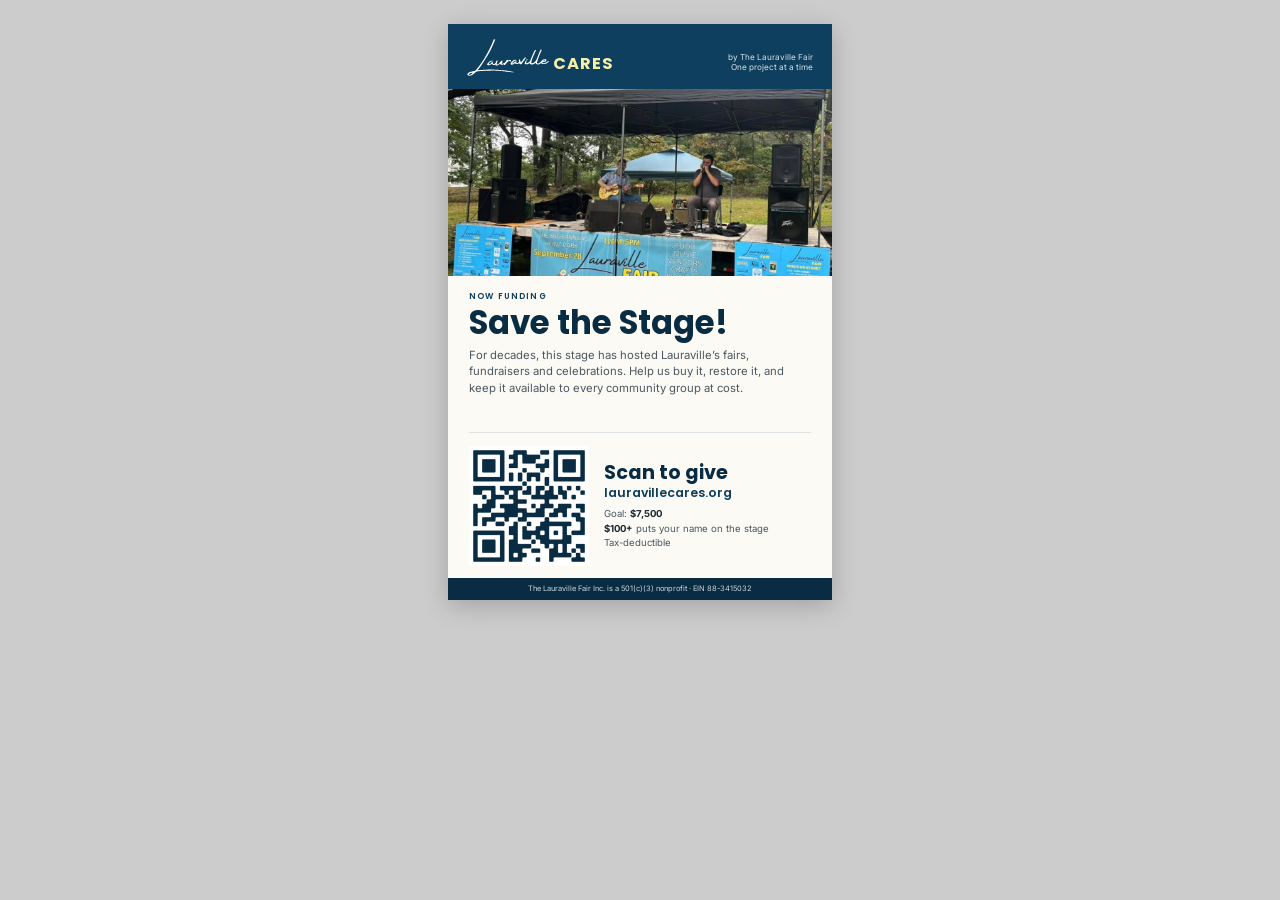
<file: print/postcard.html>
<!doctype html>
<html lang="en">
<head>
  <meta charset="utf-8">
  <meta name="robots" content="noindex">
  <title>Lauraville Cares postcard</title>
  <!--
    Printable 4x6 card for the current project. To make one for a new project,
    change the photo, eyebrow, headline, blurb and goal below. The QR code (qr.png) always
    opens lauravillecares.org, so it never needs to change.
  -->
  <link href="https://fonts.googleapis.com/css2?family=Inter:wght@400;500;600&family=Poppins:wght@500;600;700&display=swap" rel="stylesheet">
  <style>
    :root { --navy: #0f3f5e; --navy-deep: #0a2c43; --butter: #f6f0a6; --ink: #1d2a33; --muted: #4a5862; --paper: #fbfaf5; }
    @page { size: 4in 6in; margin: 0; }
    * { box-sizing: border-box; }
    html, body { margin: 0; background: #ccc; }
    body { font-family: "Inter", sans-serif; color: var(--ink); -webkit-print-color-adjust: exact; print-color-adjust: exact; }
    .card { width: 4in; height: 6in; background: var(--paper); display: flex; flex-direction: column; overflow: hidden; margin: 0 auto; }
    @media screen { .card { margin: 24px auto; box-shadow: 0 6px 24px rgba(0,0,0,.2); } }
    @media print { html, body { background: none; } }

    .top { background: var(--navy); padding: .16in .2in .14in; display: flex; align-items: flex-end; justify-content: space-between; }
    .brand { display: flex; align-items: flex-end; gap: 4px; }
    .brand img { height: .38in; width: auto; }
    .brand b { font: 700 .17in/1 "Poppins", sans-serif; color: var(--butter); letter-spacing: .06em; margin-bottom: .04in; }
    .by { font-size: .085in; color: #d5e0e7; text-align: right; line-height: 1.3; margin-bottom: .03in; }

    .photo { height: 1.95in; background: center 45% / cover no-repeat; }

    .body { padding: .16in .22in 0; flex: 1; }
    .eyebrow { font: 600 .085in/1 "Poppins", sans-serif; text-transform: uppercase; letter-spacing: .14em; color: var(--navy); margin-bottom: .06in; }
    h1 { font: 700 .34in/1.05 "Poppins", sans-serif; color: var(--navy-deep); margin: 0 0 .07in; }
    .blurb { font-size: .118in; line-height: 1.45; color: var(--muted); margin: 0; }

    .give { display: flex; gap: .16in; align-items: center; margin: 0 .22in; padding: .14in 0 .12in; border-top: 1.5px solid #dfe3e2; }
    .give img { width: 1.25in; height: 1.25in; flex: none; }
    .scan { font: 700 .2in/1.1 "Poppins", sans-serif; color: var(--navy-deep); margin: 0 0 .03in; }
    .url { font: 600 .13in/1.2 "Poppins", sans-serif; color: var(--navy); margin: 0 0 .07in; }
    .facts { list-style: none; padding: 0; margin: 0; font-size: .1in; line-height: 1.5; color: var(--muted); }
    .facts b { color: var(--ink); }

    .foot { background: var(--navy-deep); color: #c9d6df; font-size: .078in; text-align: center; padding: .07in .2in; }
  </style>
</head>
<body>
  <div class="card">
    <div class="top">
      <div class="brand"><img src="../assets/images/lauraville-script.svg" alt="Lauraville"><b>CARES</b></div>
      <div class="by">by The Lauraville Fair<br>One project at a time</div>
    </div>

    <!-- PROJECT PHOTO -->
    <div class="photo" style="background-image: url('../assets/images/projects/stage.webp')" role="img" aria-label="The stage at the Lauraville Fair"></div>

    <div class="body">
      <div class="eyebrow">Now funding</div>
      <h1>Save the Stage!</h1>
      <p class="blurb">For decades, this stage has hosted Lauraville&rsquo;s fairs, fundraisers and celebrations. Help us buy it, restore it, and keep it available to every community group at cost.</p>
    </div>

    <div class="give">
      <img src="qr.png" alt="QR code that opens lauravillecares.org">
      <div>
        <p class="scan">Scan to give</p>
        <p class="url">lauravillecares.org</p>
        <ul class="facts">
          <li>Goal: <b>$7,500</b></li>
          <li><b>$100+</b> puts your name on the stage</li>
          <li>Tax-deductible</li>
        </ul>
      </div>
    </div>

    <div class="foot">The Lauraville Fair Inc. is a 501(c)(3) nonprofit &middot; EIN 88-3415032</div>
  </div>
</body>
</html>
</file>
<file: assets/css/styles.css>
/* ===== Lauraville Cares — styles (colors match thelauravillefair.org) ===== */
:root {
  --navy: #0f3f5e;
  --navy-deep: #0a2c43;
  --navy-soft: #e7eef3;
  --butter: #f6f0a6;
  --butter-deep: #e9dd6a;
  --ink: #1d2a33;
  --muted: #5a6872;
  --paper: #fbfaf5;
  --line: #dfe3e2;
  --radius: 14px;
  --shadow: 0 6px 24px rgba(10, 44, 67, .10);
  --max: 1120px;
}

*, *::before, *::after { box-sizing: border-box; }
html { scroll-behavior: smooth; }
body { margin: 0; font: 400 1.0625rem/1.65 "Inter", system-ui, sans-serif; color: var(--ink); background: var(--paper); }
img { max-width: 100%; height: auto; display: block; }
a { color: var(--navy); }
h1, h2, h3 { font-family: "Poppins", system-ui, sans-serif; line-height: 1.2; color: var(--navy-deep); margin: 0 0 .5em; }
h1 { font-size: clamp(2rem, 5vw, 3rem); }
h2 { font-size: clamp(1.5rem, 3.5vw, 2rem); }
h3 { font-size: 1.15rem; font-weight: 600; }
p { margin: 0 0 1em; }

.container { width: min(var(--max), 100% - 32px); margin-inline: auto; }
.narrow { max-width: 720px; }
.center { text-align: center; }
.muted { color: var(--muted); }
.skip-link { position: absolute; left: -999px; top: 8px; background: var(--butter); padding: 8px 14px; z-index: 100; }
.skip-link:focus { left: 8px; }

/* Placeholders still to be filled in. Remove class="todo" once real content is in. */
.todo { background: #fff7c2; outline: 2px dashed #d4b106; outline-offset: 2px; border-radius: 4px; padding: 0 4px; color: #6b5600; font-style: italic; }

/* ===== Header ===== */
.site-header { background: var(--navy); }
.nav { display: flex; align-items: center; justify-content: space-between; min-height: 64px; gap: 12px; flex-wrap: wrap; }
.brand { display: flex; align-items: center; gap: 10px; text-decoration: none; }
.brand > img { border-radius: 50%; background: #fff; }
.brand__name { display: flex; align-items: flex-end; gap: 4px; }
.brand .script-word { height: 36px; width: auto; }
.brand b, .footer-brand b { font: 700 1rem/1 "Poppins", sans-serif; color: var(--butter); letter-spacing: .06em; margin-bottom: 4px; }
.nav-links { list-style: none; display: flex; gap: 2px; margin: 0; padding: 0; }
.nav-links a { color: #fff; text-decoration: none; font-weight: 500; padding: 8px 10px; border-radius: 8px; font-size: .95rem; }
.nav-links a:hover { background: rgba(255,255,255,.1); }
@media (max-width: 520px) { .nav { justify-content: center; padding: 8px 0; } }

/* ===== Buttons ===== */
.btn { display: inline-flex; align-items: center; justify-content: center; font: 600 1rem/1 "Poppins", sans-serif; text-decoration: none; padding: 14px 22px; border-radius: 999px; transition: background .12s ease; }
.btn--navy { background: var(--navy); color: #fff; }
.btn--navy:hover { background: var(--navy-deep); }
.btn--butter { background: var(--butter); color: var(--navy-deep); }
.btn--butter:hover { background: var(--butter-deep); }
.btn--big { font-size: 1.15rem; padding: 18px 32px; width: 100%; max-width: 360px; }

/* ===== Current project ===== */
.project { padding: 48px 0 56px; }
.project__grid { display: grid; gap: 36px; grid-template-columns: 1.1fr 1fr; align-items: center; }
@media (max-width: 860px) { .project__grid { grid-template-columns: 1fr; } }
.project__media img, .photo-placeholder { border-radius: var(--radius); box-shadow: var(--shadow); width: 100%; aspect-ratio: 4 / 3; object-fit: cover; }
.photo-placeholder { background: var(--navy-soft); display: grid; place-items: center; }
.eyebrow { font: 600 .82rem/1 "Poppins", sans-serif; text-transform: uppercase; letter-spacing: .14em; color: var(--navy); opacity: .75; display: block; margin-bottom: 10px; }
.lede { font-size: 1.15rem; color: var(--muted); }
.fine { font-size: .9rem; color: var(--muted); margin-top: 10px; }

.thermometer { margin: 24px 0; }
.thermometer iframe { display: block; width: 100%; height: 120px; border: 0; }

/* ===== Sections ===== */
.section { padding: 56px 0; }
.section--tint { background: var(--navy-soft); }
.section__head { text-align: center; max-width: 700px; margin: 0 auto 28px; }
.section__head p { color: var(--muted); }
.grid { display: grid; gap: 22px; }
.grid--3 { grid-template-columns: repeat(auto-fit, minmax(260px, 1fr)); }
.card { background: #fff; border: 1px solid var(--line); border-radius: var(--radius); padding: 24px; box-shadow: var(--shadow); }
.card p { color: var(--muted); margin: 0; }

.budget { list-style: none; padding: 0; margin: 0 0 16px; border-top: 1px solid var(--line); }
.budget li { display: flex; justify-content: space-between; gap: 16px; padding: 10px 0; border-bottom: 1px solid var(--line); }
.budget__total { font-weight: 600; color: var(--navy-deep); }

.past { padding: 0; overflow: hidden; }
.past img { aspect-ratio: 4 / 3; object-fit: cover; width: 100%; }
.past h3, .past p, .past__badge { margin-inline: 20px; }
.past__badge { display: inline-block; margin-top: 16px; margin-bottom: 8px; background: var(--butter); color: var(--navy-deep); font: 600 .8rem/1 "Poppins", sans-serif; padding: 6px 10px; border-radius: 999px; }
.past p { margin-bottom: 20px; }
.empty { text-align: center; color: var(--muted); }

.milestone { margin: 18px 0 4px; padding: 10px 14px; background: var(--butter); border-radius: 10px; font-size: .95rem; color: var(--navy-deep); }
.tier { display: flex; flex-direction: column; gap: 6px; }
.tier h3 { margin: 0; }
.tier__amt { font: 700 1.6rem/1 "Poppins", sans-serif; color: var(--navy); }
.tier__left { margin-top: auto; padding-top: 12px; font-size: .9rem; color: var(--muted); }
.tier__left b { color: var(--navy-deep); }
.note { text-align: center; color: var(--muted); max-width: 640px; margin: 24px auto 0; font-size: .95rem; }

/* ===== Footer ===== */
.site-footer { background: var(--navy-deep); color: #c9d6df; padding: 40px 0; font-size: .95rem; }
.site-footer a { color: #fff; }
.footer { display: grid; gap: 24px; grid-template-columns: 2fr 1fr; }
@media (max-width: 720px) { .footer { grid-template-columns: 1fr; } }
.footer-brand { display: flex; align-items: flex-end; gap: 6px; margin-bottom: 12px; }
.footer-brand .script-word { height: 48px; width: auto; }
.site-footer ul { list-style: none; padding: 0; margin: 0; }
.site-footer li { margin-bottom: 6px; }

/* ===== Placeholder photo with icon, "coming soon" button, goal ladder ===== */
.photo-placeholder--icon { color: var(--navy); display: flex; flex-direction: column; align-items: center; justify-content: center; gap: 12px; text-align: center; padding: 24px; }
.photo-placeholder--icon span { color: var(--muted); font-size: .95rem; }
.btn--soon { opacity: .55; cursor: default; }
.goals { list-style: none; padding: 0; margin: 0 0 12px; border-top: 1px solid var(--line); }
.goals li { display: flex; gap: 16px; align-items: baseline; padding: 12px 0; border-bottom: 1px solid var(--line); }
.goals b { font: 700 1.15rem/1 "Poppins", sans-serif; color: var(--navy-deep); min-width: 72px; }
.goals .goal--funded b::after { content: " \2713"; color: #2d7a3a; }
.goals .goal--funded span { text-decoration: line-through; color: var(--muted); }

/* ===== Home page: intro, campaign cards, how-it-works steps ===== */
.intro { padding: 56px 0 8px; }
.intro .lede { margin-inline: auto; max-width: 620px; }
.section--flush { padding-top: 32px; }
.campaigns { display: grid; gap: 24px; grid-template-columns: repeat(auto-fit, minmax(300px, 1fr)); margin-top: 24px; }
.campaign { background: #fff; border: 1px solid var(--line); border-radius: var(--radius); box-shadow: var(--shadow); overflow: hidden; display: flex; flex-direction: column; }
.campaign img { width: 100%; aspect-ratio: 16 / 10; object-fit: cover; }
.campaign__body { padding: 22px 24px 24px; display: flex; flex-direction: column; flex: 1; }
.campaign h3 { font-size: 1.45rem; margin-bottom: .35em; }
.campaign h3 a { color: inherit; text-decoration: none; }
.campaign h3 a:hover { text-decoration: underline; }
.campaign p { color: var(--muted); }
.campaign .thermometer { margin: 4px 0 18px; margin-top: auto; }
.campaign .btn { align-self: flex-start; }
.steps { list-style: none; padding: 0; margin: 0; }
.steps .card h3 { margin-top: 10px; }
.step__num { display: inline-grid; place-items: center; width: 36px; height: 36px; border-radius: 50%; background: var(--butter); color: var(--navy-deep); font: 700 1.05rem/1 "Poppins", sans-serif; }
</file>
